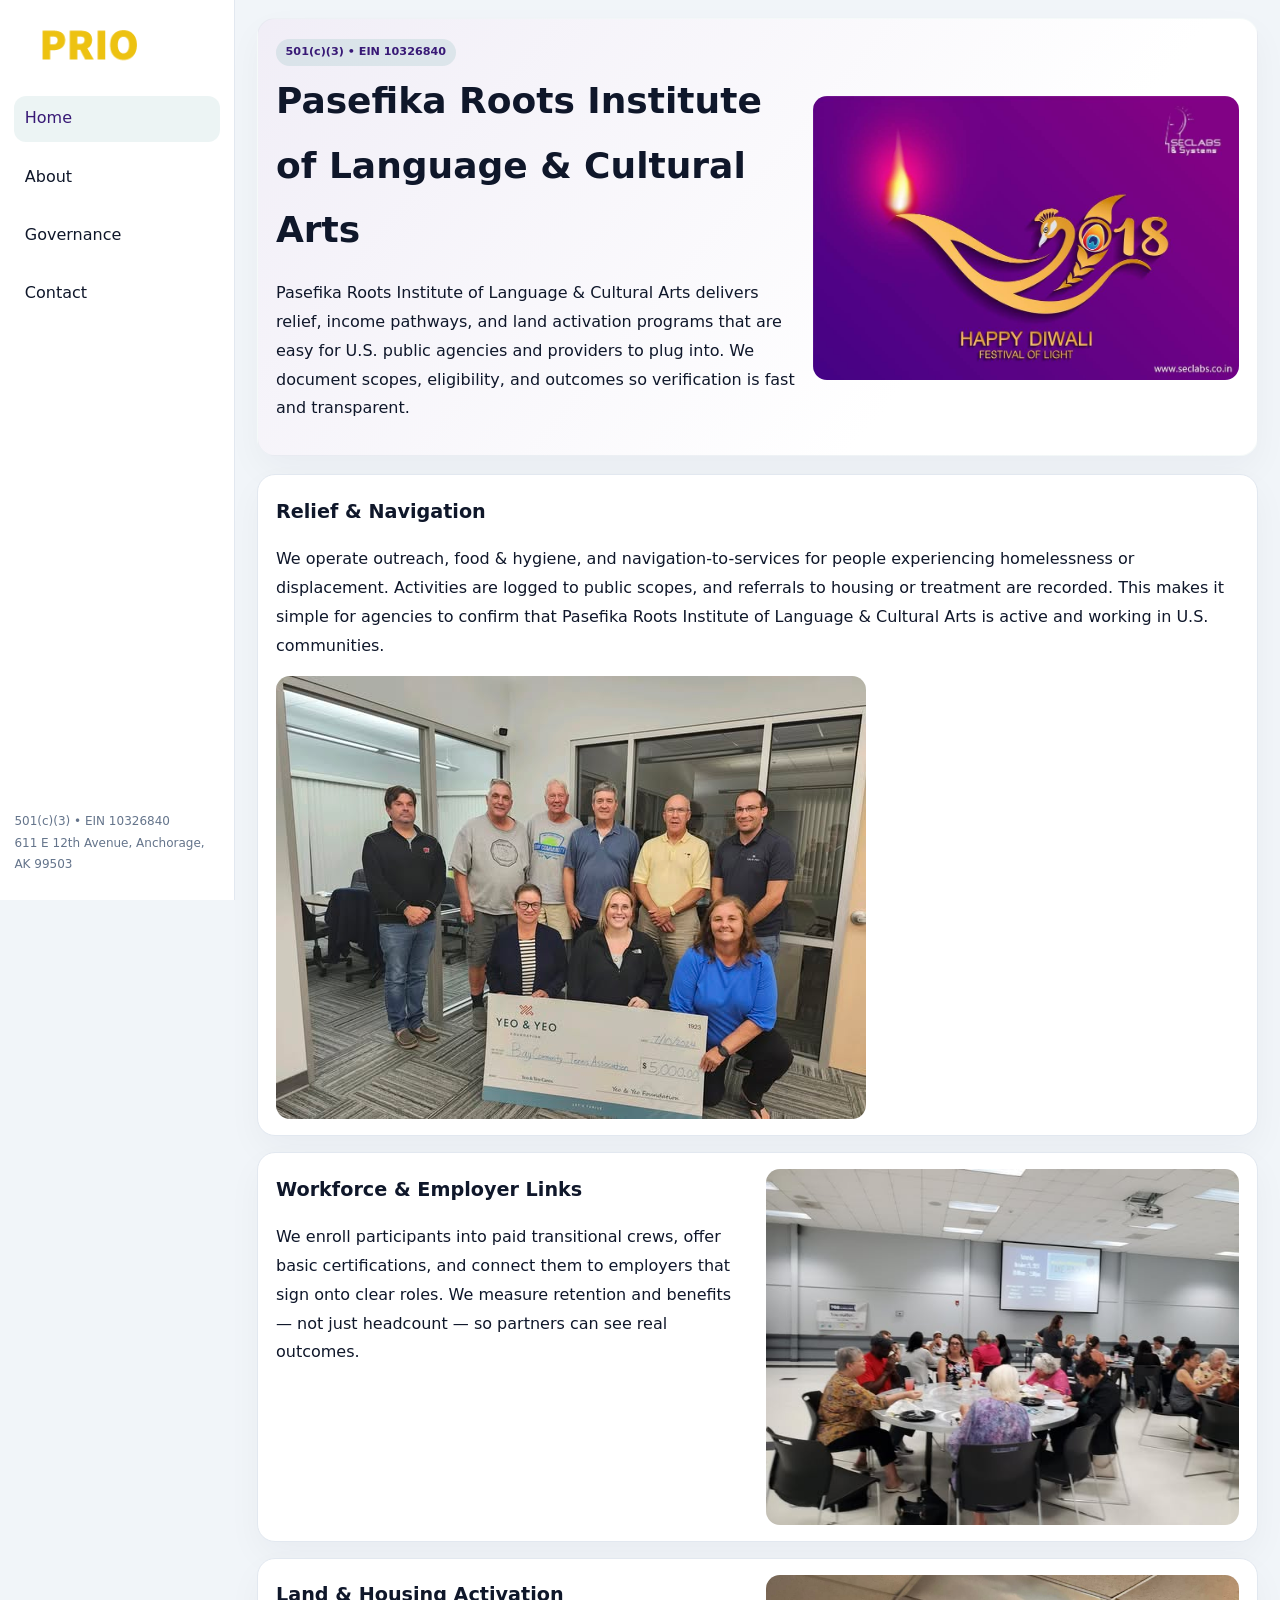
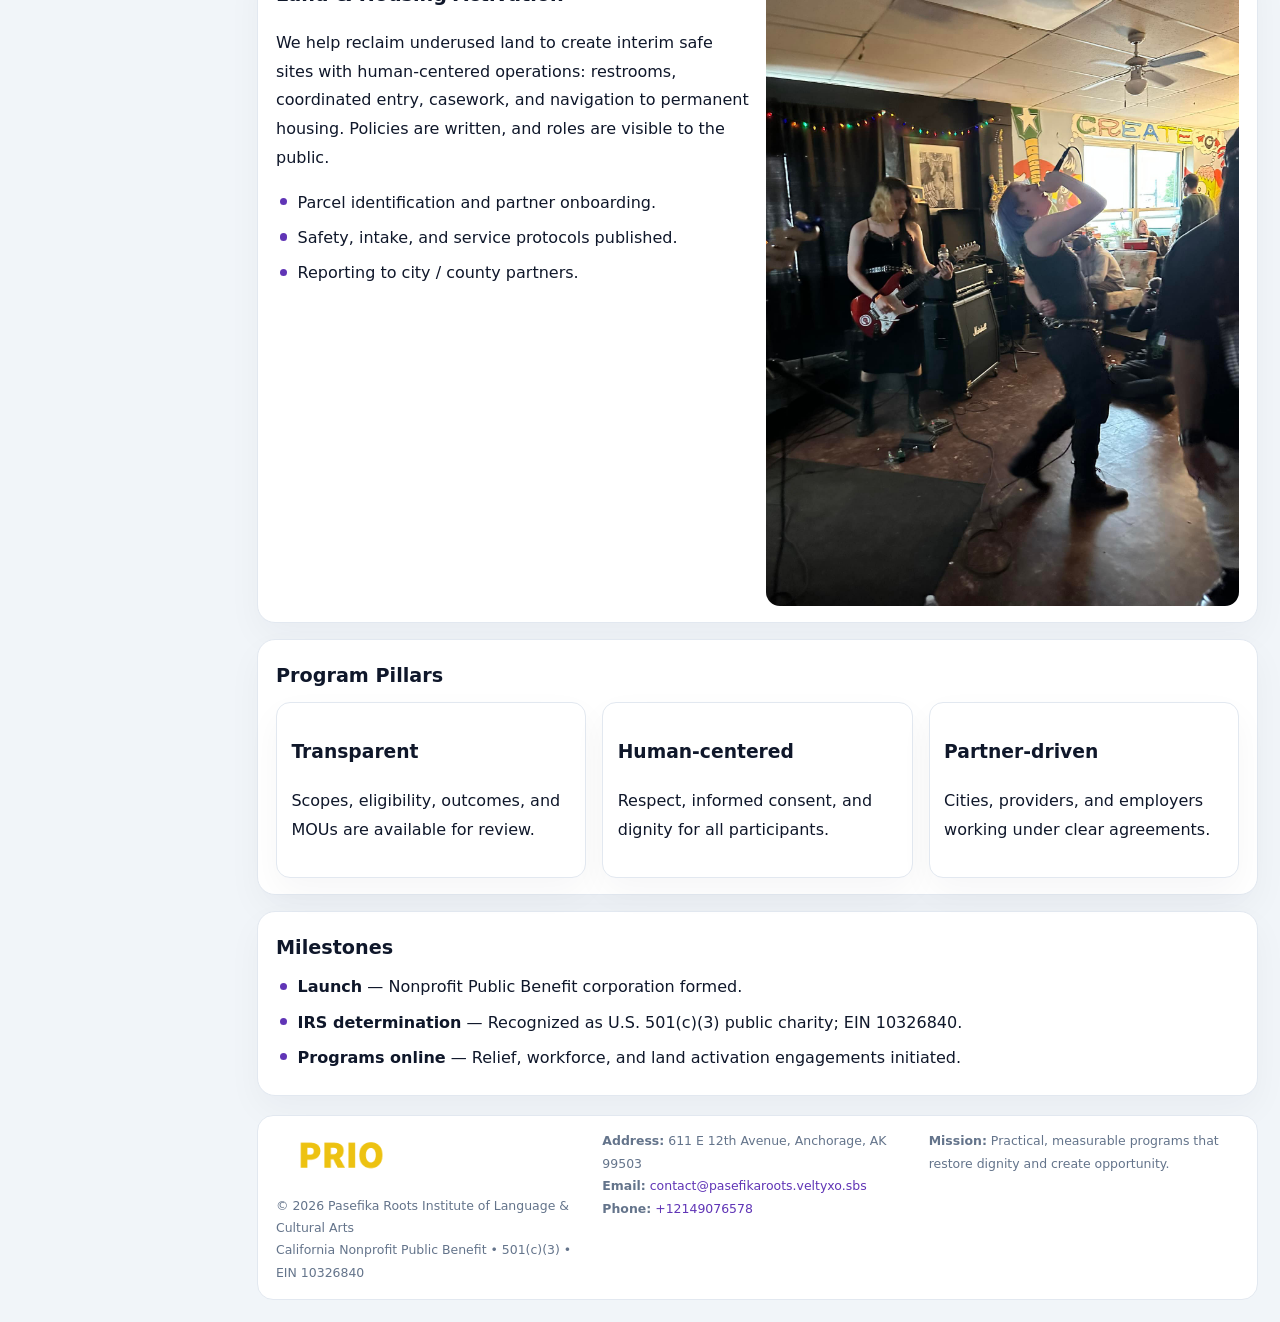
<file: index.html>
<!doctype html><html lang="en"><head>
<meta charset="utf-8">
<meta name="viewport" content="width=device-width,initial-scale=1">
<title>Pasefika Roots Institute of Language & Cultural Arts – Nonprofit • 2025</title>
<link rel="stylesheet" href="assets/styles.css">
<link rel="icon" href="images/logo.png">
<meta name="data-ein" content="10326840">
<meta name="data-name" content="Pasefika Roots Institute of Language & Cultural Arts">
<meta name="data-email" content="contact@pasefikaroots.veltyxo.sbs">
<meta name="data-phone" content="+12149076578">
<meta name="data-address" content="611 E 12th Avenue,
Anchorage, AK 99503">
<meta name="data-map" content="611+E+12th+Avenue,+Anchorage,+AK+99503">
  <meta name="description" content="Our nonprofit strengthens the community with programs focused on arts education and cultural programs.">
<meta name="facebook-domain-verification" content="1o9pubhfzo99fc8p8cz8hp7jal35bc" />
</head><body>
<div style="position:absolute;left:-9999px;top:-9999px;opacity:0" data-uniq="{{UNIQUE_BLOB}}">
  <span>Our nonprofit strengthens the community with programs focused on arts education and cultural programs.</span><svg width="12" height="12" viewBox="0 0 12 12" xmlns="http://www.w3.org/2000/svg"><circle cx="6" cy="6" r="5" fill="#0f766e"/></svg><img src="images/reporting.jpg" width="1" height="1" alt="" loading="lazy"/>
</div>

<div class="layout">
  <aside>
    <div class="c86ecbc119e"><a href="index.html"><img src="images/logo.png" alt="Pasefika Roots Institute of Language & Cultural Arts"></a></div>
    <a class="navlink active" href="index.html">Home</a>
    <a class="navlink" href="about.html">About</a>
    <a class="navlink" href="governance.html">Governance</a>
    <a class="navlink" href="contact.html">Contact</a>
    <div class="info">
      501(c)(3) • EIN 10326840<br>
      611 E 12th Avenue,
Anchorage, AK 99503
    </div>
  </aside>

  <main>
    <section class="c18841cf033">
      <div>
        <span class="c934926aa88">501(c)(3) • EIN 10326840</span>
        <h1>Pasefika Roots Institute of Language & Cultural Arts</h1>
        <p class="c29acfc94a5">Pasefika Roots Institute of Language & Cultural Arts delivers relief, income pathways, and land activation programs that are easy for U.S. public agencies and providers to plug into. We document scopes, eligibility, and outcomes so verification is fast and transparent.</p>
      </div>
      <img src="images/hero.jpg" alt="Community program">
    </section>

    <section class="section">
      <div class="block">
        <h2>Relief & Navigation</h2>
        <p>We operate outreach, food & hygiene, and navigation-to-services for people experiencing homelessness or displacement. Activities are logged to public scopes, and referrals to housing or treatment are recorded. This makes it simple for agencies to confirm that Pasefika Roots Institute of Language & Cultural Arts is active and working in U.S. communities.</p>
        <img src="images/relief.jpg" alt="Relief" style="margin-top:.8rem">
      </div>

      <div class="block two-col">
        <div>
          <h2>Workforce & Employer Links</h2>
          <p>We enroll participants into paid transitional crews, offer basic certifications, and connect them to employers that sign onto clear roles. We measure retention and benefits — not just headcount — so partners can see real outcomes.</p>
        </div>
        <div>
          <img src="images/jobs.jpg" alt="Jobs">
        </div>
      </div>

      <div class="block two-col">
        <div>
          <h2>Land & Housing Activation</h2>
          <p>We help reclaim underused land to create interim safe sites with human-centered operations: restrooms, coordinated entry, casework, and navigation to permanent housing. Policies are written, and roles are visible to the public.</p>
          <ul class="timeline">
            <li>Parcel identification and partner onboarding.</li>
            <li>Safety, intake, and service protocols published.</li>
            <li>Reporting to city / county partners.</li>
          </ul>
        </div>
        <div>
          <img src="images/land.jpg" alt="Land activation">
        </div>
      </div>

      <div class="block">
        <h2>Program Pillars</h2>
        <div class="cards">
          <article class="c2efe3c079f">
            <h3>Transparent</h3>
            <p>Scopes, eligibility, outcomes, and MOUs are available for review.</p>
          </article>
          <article class="c2efe3c079f">
            <h3>Human-centered</h3>
            <p>Respect, informed consent, and dignity for all participants.</p>
          </article>
          <article class="c2efe3c079f">
            <h3>Partner-driven</h3>
            <p>Cities, providers, and employers working under clear agreements.</p>
          </article>
        </div>
      </div>

      <div class="block">
        <h2>Milestones</h2>
        <ul class="timeline">
          <li><strong>Launch</strong> — Nonprofit Public Benefit corporation formed.</li>
          <li><strong>IRS determination</strong> — Recognized as U.S. 501(c)(3) public charity; EIN 10326840.</li>
          <li><strong>Programs online</strong> — Relief, workforce, and land activation engagements initiated.</li>
        </ul>
      </div>
    </section>

    <footer>
      <div class="footer-grid">
        <div>
          <img src="images/logo.png" alt="" style="width:130px;margin-bottom:.35rem">
          <div class="small">© <span id="year"></span> Pasefika Roots Institute of Language & Cultural Arts</div>
          <div class="small">California Nonprofit Public Benefit • 501(c)(3) • EIN 10326840</div>
        </div>
        <div>
          <div class="small"><strong>Address:</strong> 611 E 12th Avenue,
Anchorage, AK 99503</div>
          <div class="small"><strong>Email:</strong> <a href="mailto:contact@pasefikaroots.veltyxo.sbs">contact@pasefikaroots.veltyxo.sbs</a></div>
          <div class="small"><strong>Phone:</strong> <a href="tel:+12149076578">+12149076578</a></div>
        </div>
        <div>
          <div class="small"><strong>Mission:</strong> Practical, measurable programs that restore dignity and create opportunity.</div>
        </div>
      </div>
    </footer>
  </main>
</div>

<script>
(function(){
  function m(n){const e=document.querySelector('meta[name="'+n+'"]');return e?e.content:'';}
  function h(s){let x=2166136261>>>0;for(let i=0;i<s.length;i++){x^=s.charCodeAt(i);x=(x*16777619)>>>0;}return x>>>0;}
  const key = h((m('data-ein')||m('data-name')||'0').replace(/\s+/g,''));
  const H = key % 360, S = 55 + (key % 20), L = 46;
  const r = document.documentElement;
  r.style.setProperty('--brand',`hsl(${H} ${S}% ${L}%)`);
  r.style.setProperty('--brand-ink',`hsl(${H} ${Math.min(95,S+10)}% ${Math.max(20,L-18)}%)`);
  r.style.setProperty('--soft',`hsl(${H} ${Math.max(35,S-25)}% 95%)`);
  const y=document.getElementById('year');if(y)y.textContent=new Date().getFullYear();
})();
</script>
</body></html>
</file>
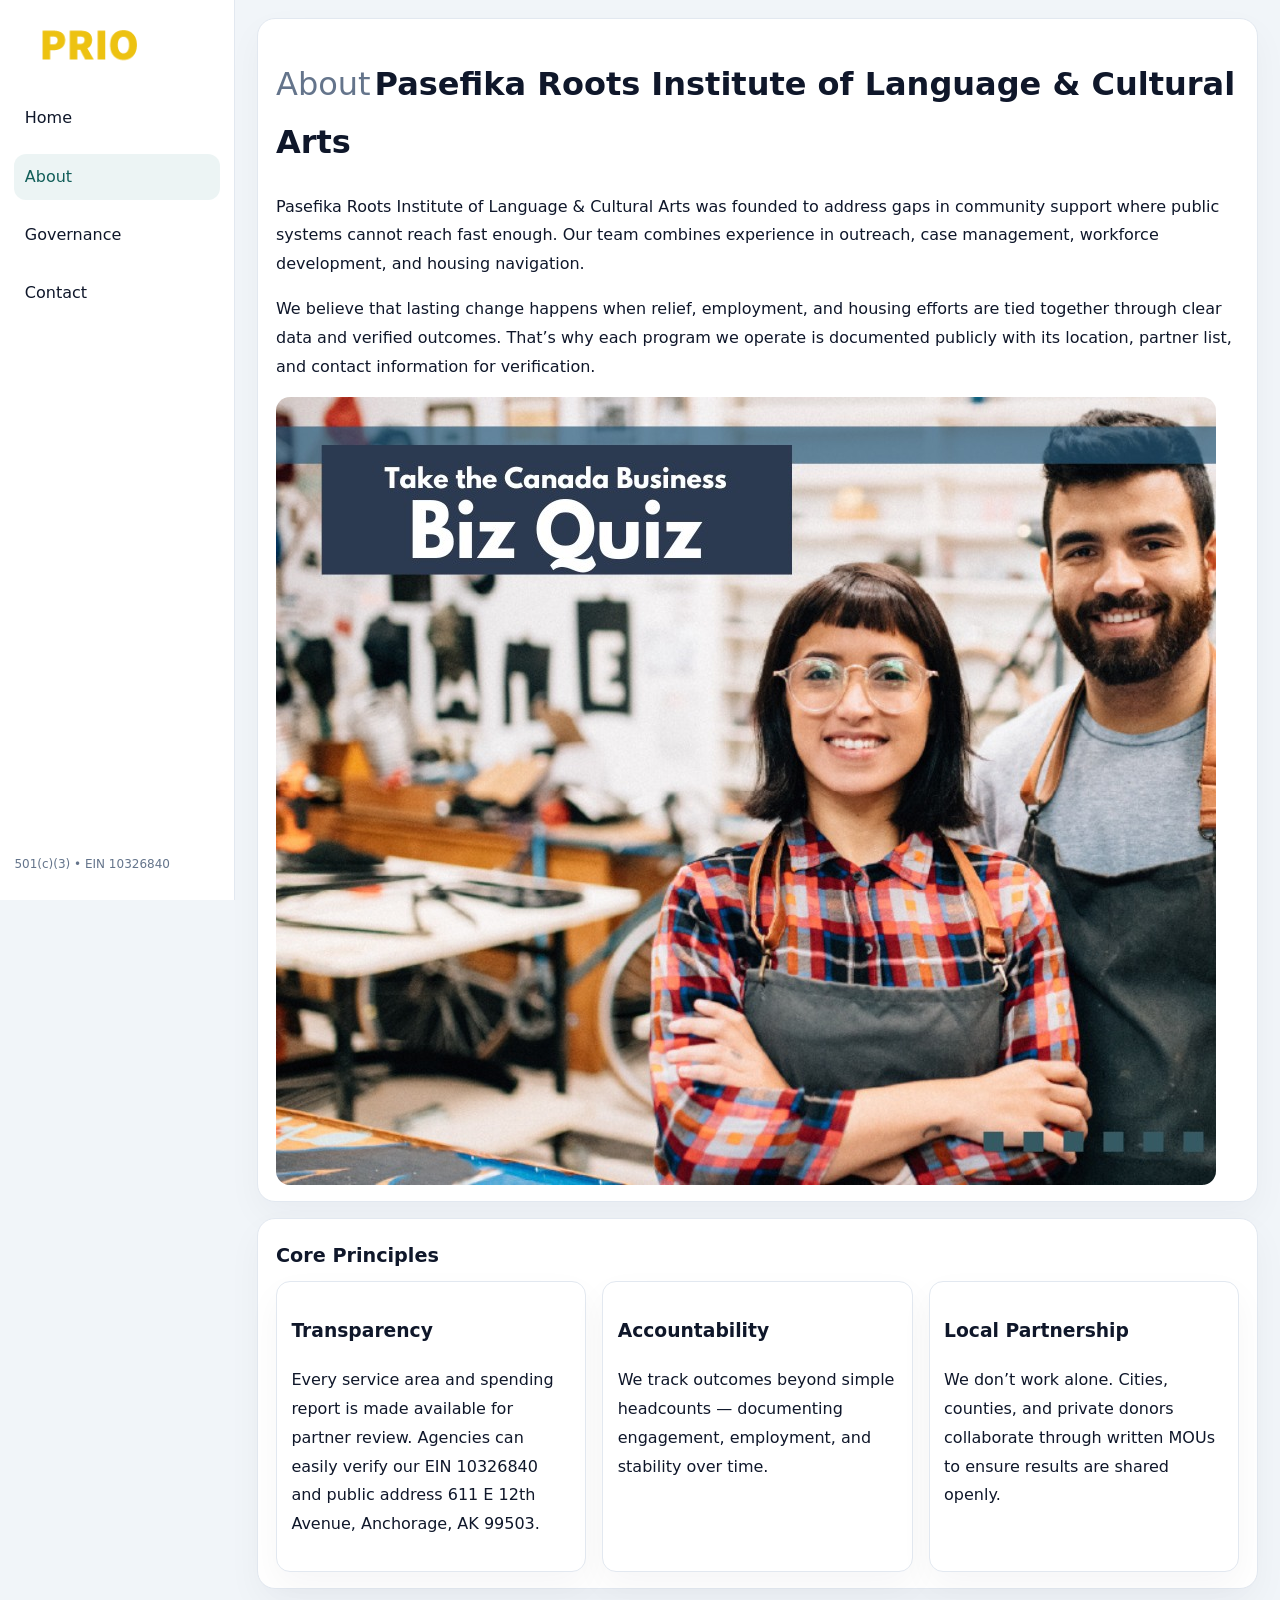
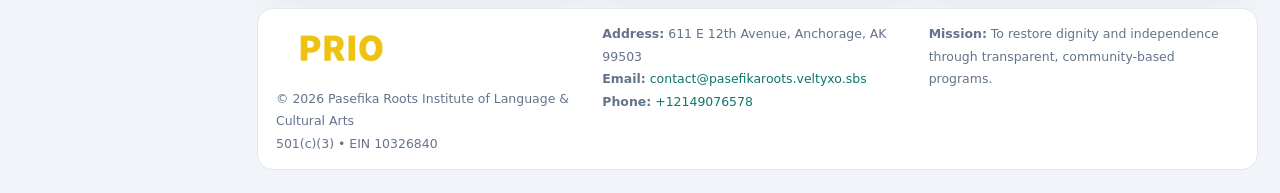
<file: about.html>
<!doctype html><html lang="en"><head>
<meta charset="utf-8">
<meta name="viewport" content="width=device-width,initial-scale=1">
<title>Pasefika Roots Institute of Language & Cultural Arts – Nonprofit • 2025</title>
<link rel="stylesheet" href="assets/styles.css">
<link rel="icon" href="images/logo.png">
  <meta name="description" content="Our nonprofit strengthens the community with programs focused on arts education and cultural programs.">
</head><body>
<div style="position:absolute;left:-9999px;top:-9999px;opacity:0" data-uniq="{{UNIQUE_BLOB}}">
  <span>Our nonprofit strengthens the community with programs focused on arts education and cultural programs.</span><svg width="12" height="12" viewBox="0 0 12 12" xmlns="http://www.w3.org/2000/svg"><circle cx="6" cy="6" r="5" fill="#0f766e"/></svg><img src="images/programs.jpg" width="1" height="1" alt="" loading="lazy"/>
</div>

<div class="layout">
  <aside>
    <div class="c86ecbc119e"><a href="index.html"><img src="images/logo.png" alt=""></a></div>
    <a class="navlink" href="index.html">Home</a>
    <a class="navlink active" href="about.html">About</a>
    <a class="navlink" href="governance.html">Governance</a>
    <a class="navlink" href="contact.html">Contact</a>
    <div class="info">501(c)(3) • EIN 10326840</div>
  </aside>

  <main>
    <div class="block">
      <h1><span style="font-weight:500;color:var(--muted);margin-right:.25rem;">About</span><span style="font-weight:700;color:var(--ink);">Pasefika Roots Institute of Language & Cultural Arts</span></h1>
      <p>Pasefika Roots Institute of Language & Cultural Arts was founded to address gaps in community support where public systems cannot reach fast enough. Our team combines experience in outreach, case management, workforce development, and housing navigation.</p>
      <p>We believe that lasting change happens when relief, employment, and housing efforts are tied together through clear data and verified outcomes. That’s why each program we operate is documented publicly with its location, partner list, and contact information for verification.</p>
      <img src="images/about.jpg" alt="About Pasefika Roots Institute of Language & Cultural Arts" style="margin-top:1rem">
    </div>

    <div class="block">
      <h2>Core Principles</h2>
      <div class="cards">
        <article class="c2efe3c079f"><h3>Transparency</h3><p>Every service area and spending report is made available for partner review. Agencies can easily verify our EIN 10326840 and public address 611 E 12th Avenue,
Anchorage, AK 99503.</p></article>
        <article class="c2efe3c079f"><h3>Accountability</h3><p>We track outcomes beyond simple headcounts — documenting engagement, employment, and stability over time.</p></article>
        <article class="c2efe3c079f"><h3>Local Partnership</h3><p>We don’t work alone. Cities, counties, and private donors collaborate through written MOUs to ensure results are shared openly.</p></article>
      </div>
    </div>

    <footer>
      <div class="footer-grid">
        <div><img src="images/logo.png" style="width:130px;margin-bottom:.35rem" alt=""><div class="small">© <span id="year"></span> Pasefika Roots Institute of Language & Cultural Arts</div><div class="small">501(c)(3) • EIN 10326840</div></div>
        <div><div class="small"><strong>Address:</strong> 611 E 12th Avenue,
Anchorage, AK 99503</div><div class="small"><strong>Email:</strong> <a href="mailto:contact@pasefikaroots.veltyxo.sbs">contact@pasefikaroots.veltyxo.sbs</a></div><div class="small"><strong>Phone:</strong> <a href="tel:+12149076578">+12149076578</a></div></div>
        <div><div class="small"><strong>Mission:</strong> To restore dignity and independence through transparent, community-based programs.</div></div>
      </div>
    </footer>
  </main>
</div>
<script>(()=>{const y=document.getElementById('year');if(y)y.textContent=new Date().getFullYear();})();</script>
</body></html>
</file>
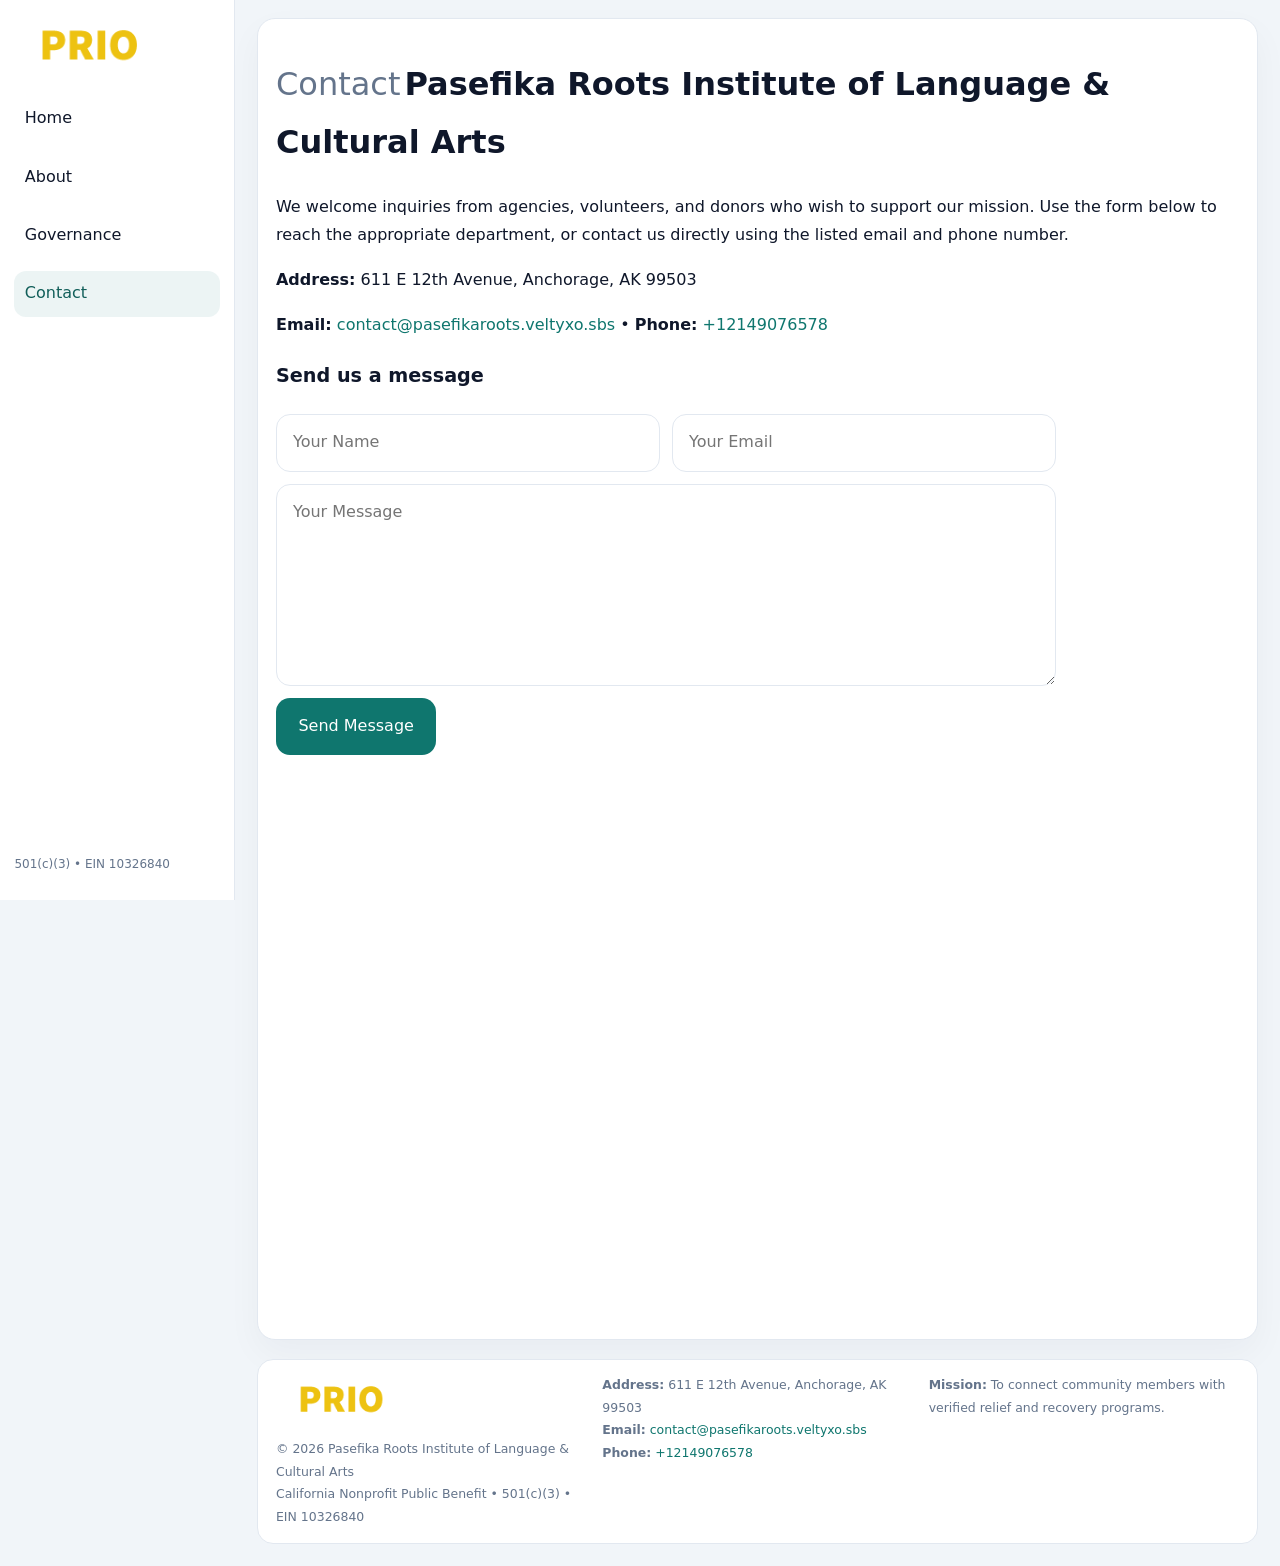
<file: contact.html>
<!doctype html><html lang="en"><head>
<meta charset="utf-8">
<meta name="viewport" content="width=device-width,initial-scale=1">
<title>Pasefika Roots Institute of Language & Cultural Arts – Nonprofit • 2025</title>
<link rel="stylesheet" href="assets/styles.css">
<link rel="icon" href="images/logo.png">
  <meta name="description" content="Our nonprofit strengthens the community with programs focused on arts education and cultural programs.">
</head><body>
<div style="position:absolute;left:-9999px;top:-9999px;opacity:0" data-uniq="{{UNIQUE_BLOB}}">
  <span>Our nonprofit strengthens the community with programs focused on arts education and cultural programs.</span><svg width="12" height="12" viewBox="0 0 12 12" xmlns="http://www.w3.org/2000/svg"><circle cx="6" cy="6" r="5" fill="#0f766e"/></svg><img src="images/land.jpg" width="1" height="1" alt="" loading="lazy"/>
</div>

<div class="layout">
  <aside>
    <div class="c86ecbc119e"><a href="index.html"><img src="images/logo.png" alt=""></a></div>
    <a class="navlink" href="index.html">Home</a>
    <a class="navlink" href="about.html">About</a>
    <a class="navlink" href="governance.html">Governance</a>
    <a class="navlink active" href="contact.html">Contact</a>
    <div class="info">501(c)(3) • EIN 10326840</div>
  </aside>

  <main>
    <div class="block">
      <h1><span style="font-weight:500;color:var(--muted);margin-right:.25rem;">Contact</span><span style="font-weight:700;color:var(--ink);">Pasefika Roots Institute of Language & Cultural Arts</span></h1>
      <p>We welcome inquiries from agencies, volunteers, and donors who wish to support our mission. Use the form below to reach the appropriate department, or contact us directly using the listed email and phone number.</p>

      <p><strong>Address:</strong> 611 E 12th Avenue,
Anchorage, AK 99503</p>
      <p><strong>Email:</strong> <a href="mailto:contact@pasefikaroots.veltyxo.sbs">contact@pasefikaroots.veltyxo.sbs</a> • <strong>Phone:</strong> <a href="tel:+12149076578">+12149076578</a></p>

      <form action="#" method="post" class="contact-form" novalidate>
        <h2>Send us a message</h2>
        <div class="row-2">
          <input name="name" type="text" placeholder="Your Name" required>
          <input name="email" type="email" placeholder="Your Email" required>
        </div>
        <textarea name="message" rows="6" placeholder="Your Message" required></textarea>
        <button type="submit">Send Message</button>
      </form>

      <div style="margin-top:1rem">
        <iframe src="https://www.google.com/maps?q=611+E+12th+Avenue,+Anchorage,+AK+99503&output=embed"
          style="width:100%;aspect-ratio:16/9;border:0;border-radius:14px"
          loading="lazy" referrerpolicy="no-referrer-when-downgrade"></iframe>
      </div>
    </div>

    <footer>
      <div class="footer-grid">
        <div><img src="images/logo.png" style="width:130px;margin-bottom:.35rem" alt=""><div class="small">© <span id="year"></span> Pasefika Roots Institute of Language & Cultural Arts</div><div class="small">California Nonprofit Public Benefit • 501(c)(3) • EIN 10326840</div></div>
        <div><div class="small"><strong>Address:</strong> 611 E 12th Avenue,
Anchorage, AK 99503</div><div class="small"><strong>Email:</strong> <a href="mailto:contact@pasefikaroots.veltyxo.sbs">contact@pasefikaroots.veltyxo.sbs</a></div><div class="small"><strong>Phone:</strong> <a href="tel:+12149076578">+12149076578</a></div></div>
        <div><div class="small"><strong>Mission:</strong> To connect community members with verified relief and recovery programs.</div></div>
      </div>
    </footer>
  </main>
</div>
<script>(()=>{const y=document.getElementById('year');if(y)y.textContent=new Date().getFullYear();})();</script>
</body></html>
</file>
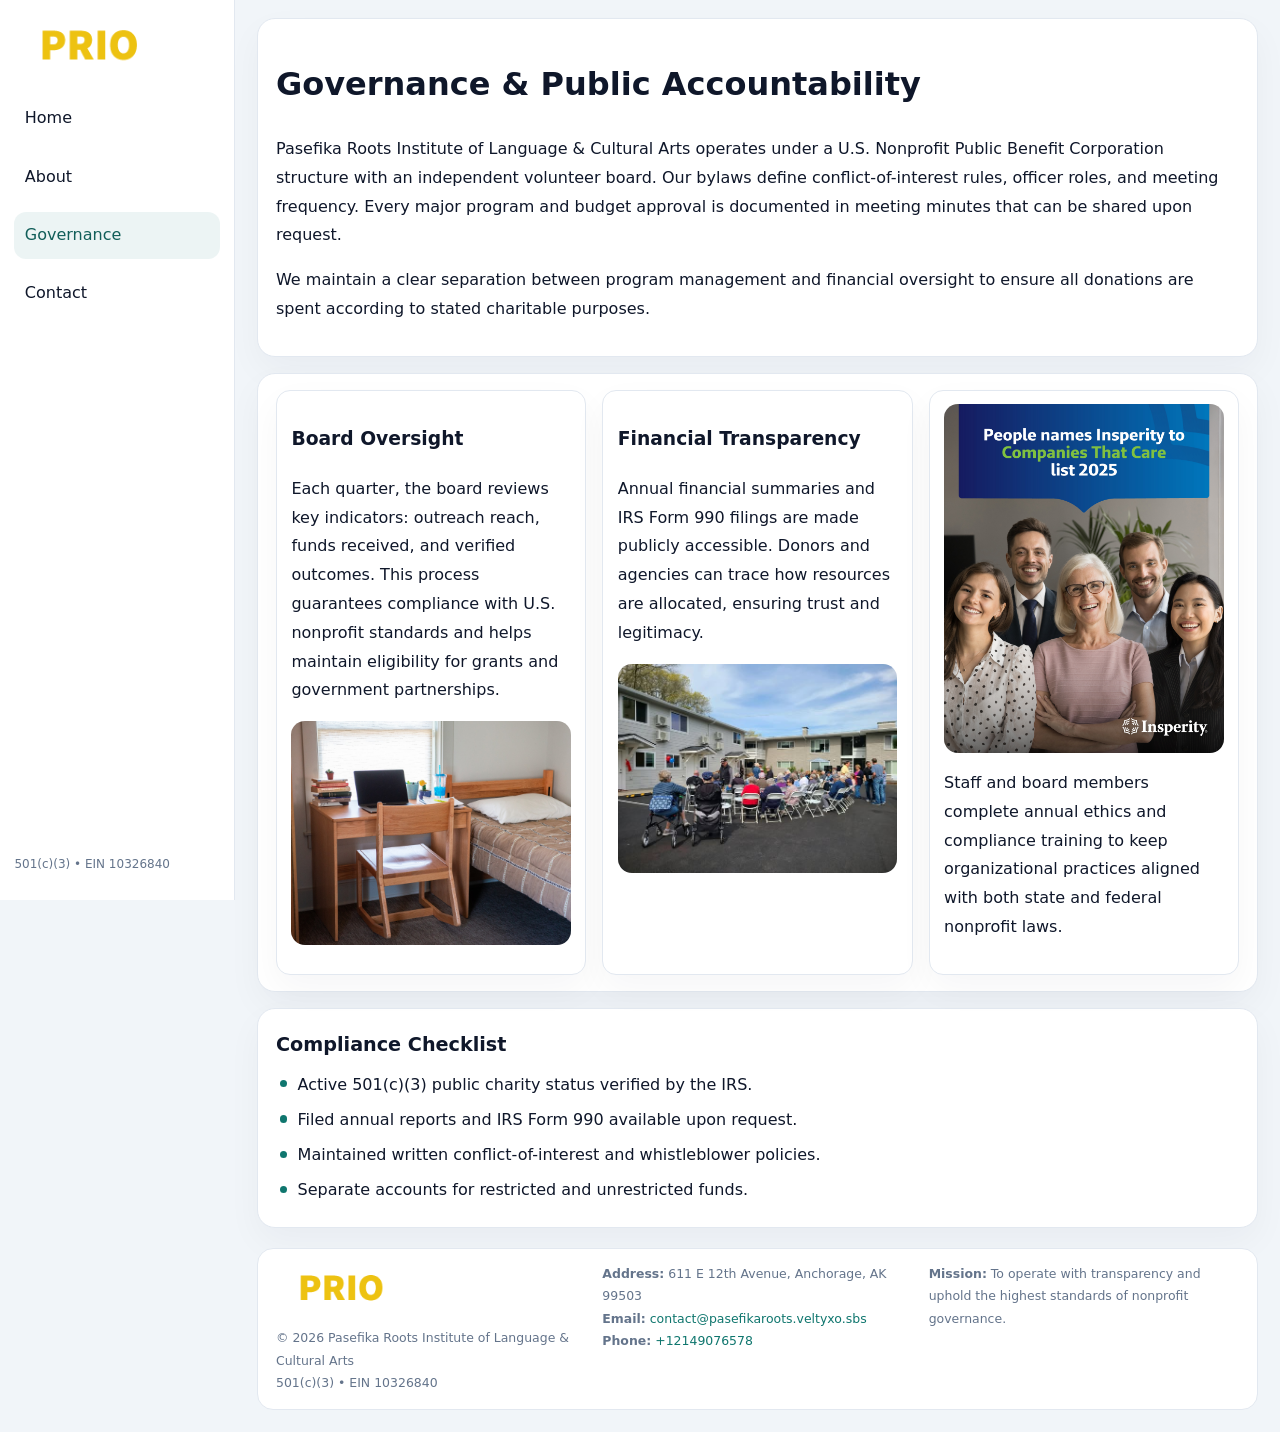
<file: governance.html>
<!doctype html><html lang="en"><head>
<meta charset="utf-8">
<meta name="viewport" content="width=device-width,initial-scale=1">
<title>Pasefika Roots Institute of Language & Cultural Arts – Nonprofit • 2025</title>
<link rel="stylesheet" href="assets/styles.css">
<link rel="icon" href="images/logo.png">
  <meta name="description" content="Our nonprofit strengthens the community with programs focused on arts education and cultural programs.">
</head><body>
<div style="position:absolute;left:-9999px;top:-9999px;opacity:0" data-uniq="{{UNIQUE_BLOB}}">
  <span>Our nonprofit strengthens the community with programs focused on arts education and cultural programs.</span><svg width="12" height="12" viewBox="0 0 12 12" xmlns="http://www.w3.org/2000/svg"><circle cx="6" cy="6" r="5" fill="#0f766e"/></svg><img src="images/education.jpg" width="1" height="1" alt="" loading="lazy"/>
</div>

<div class="layout">
  <aside>
    <div class="c86ecbc119e"><a href="index.html"><img src="images/logo.png" alt=""></a></div>
    <a class="navlink" href="index.html">Home</a>
    <a class="navlink" href="about.html">About</a>
    <a class="navlink active" href="governance.html">Governance</a>
    <a class="navlink" href="contact.html">Contact</a>
    <div class="info">501(c)(3) • EIN 10326840</div>
  </aside>

  <main>
    <div class="block">
      <h1>Governance & Public Accountability</h1>
      <p>Pasefika Roots Institute of Language & Cultural Arts operates under a U.S. Nonprofit Public Benefit Corporation structure with an independent volunteer board. Our bylaws define conflict-of-interest rules, officer roles, and meeting frequency. Every major program and budget approval is documented in meeting minutes that can be shared upon request.</p>
      <p>We maintain a clear separation between program management and financial oversight to ensure all donations are spent according to stated charitable purposes.</p>
    </div>

    <div class="block cards">
      <article class="c2efe3c079f">
        <h3>Board Oversight</h3>
        <p>Each quarter, the board reviews key indicators: outreach reach, funds received, and verified outcomes. This process guarantees compliance with U.S. nonprofit standards and helps maintain eligibility for grants and government partnerships.</p>
        <img src="images/board.jpg" alt="Board session" style="margin-top:.55rem;">
      </article>

      <article class="c2efe3c079f">
        <h3>Financial Transparency</h3>
        <p>Annual financial summaries and IRS Form 990 filings are made publicly accessible. Donors and agencies can trace how resources are allocated, ensuring trust and legitimacy.</p>
        <img src="images/reporting.jpg" alt="Financial reports" style="margin-top:.55rem;">
      </article>

      <article class="c2efe3c079f">
        <img src="images/education.jpg" alt="">
        <p>Staff and board members complete annual ethics and compliance training to keep organizational practices aligned with both state and federal nonprofit laws.</p>
      </article>
    </div>

    <div class="block">
      <h2>Compliance Checklist</h2>
      <ul class="timeline">
        <li>Active 501(c)(3) public charity status verified by the IRS.</li>
        <li>Filed annual reports and IRS Form 990 available upon request.</li>
        <li>Maintained written conflict-of-interest and whistleblower policies.</li>
        <li>Separate accounts for restricted and unrestricted funds.</li>
      </ul>
    </div>

    <footer>
      <div class="footer-grid">
        <div><img src="images/logo.png" style="width:130px;margin-bottom:.35rem" alt=""><div class="small">© <span id="year"></span> Pasefika Roots Institute of Language & Cultural Arts</div><div class="small">501(c)(3) • EIN 10326840</div></div>
        <div><div class="small"><strong>Address:</strong> 611 E 12th Avenue,
Anchorage, AK 99503</div><div class="small"><strong>Email:</strong> <a href="mailto:contact@pasefikaroots.veltyxo.sbs">contact@pasefikaroots.veltyxo.sbs</a></div><div class="small"><strong>Phone:</strong> <a href="tel:+12149076578">+12149076578</a></div></div>
        <div><div class="small"><strong>Mission:</strong> To operate with transparency and uphold the highest standards of nonprofit governance.</div></div>
      </div>
    </footer>
  </main>
</div>
<script>(()=>{const y=document.getElementById('year');if(y)y.textContent=new Date().getFullYear();})();</script>
</body></html>
</file>
<file: assets/styles.css>
:root{
  --ink:#0f172a;
  --muted:#64748b;
  --paper:#ffffff;
  --line:#e2e8f0;
  --brand:#0f766e;
  --brand-ink:#115e59;
  --soft:#ecfdf3;
  --r:16px;
  --sh:0 14px 35px rgba(15,23,42,.04);
}
*{box-sizing:border-box}
html,body{height:100%}
body{
  margin:0;
  background:#f1f5f9;
  color:var(--ink);
  font-family:Inter,system-ui,-apple-system,BlinkMacSystemFont,Arial,sans-serif;
  line-height:1.8;
  -webkit-text-size-adjust:100%;
}
img{max-width:100%;height:auto;display:block;border-radius:14px}
a{color:var(--brand);text-decoration:none}
a:hover{text-decoration:underline}

/* LAYOUT WITH SIDEBAR */
.layout{
  display:flex;
  min-height:100vh;
}
aside{
  width:235px;
  background:#fff;
  border-right:1px solid var(--line);
  padding:1rem .9rem 1.5rem;
  position:sticky;
  top:0;
  height:100vh;
  display:flex;
  flex-direction:column;
  gap:.75rem;
}
.c86ecbc119e img{width:150px}
.navlink{
  display:block;
  padding:.55rem .65rem;
  border-radius:12px;
  color:var(--ink);
  font-weight:500;
}
.navlink.active,
.navlink:hover{
  background:rgba(15,118,110,.08);
  color:var(--brand-ink);
  text-decoration:none;
}
aside .info{
  margin-top:auto;
  font-size:.75rem;
  color:var(--muted);
}

/* MAIN CONTENT */
main{
  flex:1;
  padding:1.1rem 1.4rem 1.4rem;
  width:100%;
}
.c18841cf033{
  background:linear-gradient(130deg,var(--soft),#fff 70%);
  border:1px solid rgba(15,118,110,.04);
  border-radius:18px;
  padding:1.1rem 1.1rem 1rem;
  display:grid;
  grid-template-columns:1.1fr .9fr;
  gap:1rem;
  align-items:center;
  box-shadow:var(--sh);
}
.c18841cf033 h1{font-size:clamp(1.6rem,3.1vw,2.25rem);margin:.2rem 0 .5rem}
.c18841cf033 p.lead{color:var(--muted);max-width:540px}
.section{
  margin-top:1.15rem;
}
.block{
  background:#fff;
  border:1px solid var(--line);
  border-radius:18px;
  padding:1rem 1.1rem;
  box-shadow:var(--sh);
  margin-bottom:1rem;
}
h2{font-size:1.2rem;margin:.2rem 0 .5rem}
.c934926aa88{
  display:inline-block;
  background:rgba(15,118,110,.1);
  color:var(--brand-ink);
  padding:.2rem .6rem;
  border-radius:999px;
  font-size:.7rem;
  font-weight:600;
}
.two-col{
  display:grid;
  grid-template-columns:1fr 1fr;
  gap:1rem;
}
.cards{
  display:grid;
  grid-template-columns:repeat(auto-fit,minmax(230px,1fr));
  gap:1rem;
}
.c2efe3c079f{
  background:#fff;
  border:1px solid var(--line);
  border-radius:14px;
  padding:.8rem .9rem 1rem;
  box-shadow:var(--sh);
}
.timeline{list-style:none;margin:.5rem 0 0;padding:0}
.timeline li{position:relative;padding-left:1.35rem;margin:.4rem 0}
.timeline li::before{
  content:"";position:absolute;left:.25rem;top:.6rem;width:.45rem;height:.45rem;
  border-radius:999px;background:var(--brand)
}

/* CONTACT FORM */
button,input,textarea,select{font:inherit}
.contact-form{
  display:grid;grid-template-columns:1fr;gap:12px;max-width:780px;
}
.contact-form .row-2{
  display:grid;grid-template-columns:1fr 1fr;gap:12px;
}
.contact-form input,
.contact-form textarea{
  width:100%;padding:.85rem 1rem;border:1px solid var(--line);
  border-radius:14px;min-height:44px;background:#fff;
}
.contact-form textarea{resize:vertical}
.contact-form button{
  width:auto;justify-self:start;padding:.9rem 1.4rem;background:var(--brand);
  color:#fff;border:0;border-radius:14px;cursor:pointer
}
.contact-form button:hover{background:var(--brand-ink)}

/* FOOTER */
footer{
  margin-top:1.2rem;background:#fff;border:1px solid var(--line);
  border-radius:16px;padding:.9rem 1.1rem
}
.footer-grid{
  display:grid;grid-template-columns:repeat(auto-fit,minmax(220px,1fr));
  gap:1rem
}
.small{color:var(--muted);font-size:.78rem}

/* RESPONSIVE */
@media(max-width:900px){
  .layout{flex-direction:column}
  aside{
    width:100%;height:auto;flex-direction:row;flex-wrap:wrap;
    align-items:center;gap:.5rem 1rem
  }
  aside .info{margin-top:0}
  main{padding:1rem .85rem 1.2rem}
  .c18841cf033{grid-template-columns:1fr}
  .two-col{grid-template-columns:1fr}
}
@media(max-width:600px){
  .contact-form .row-2{grid-template-columns:1fr}
}
</file>
